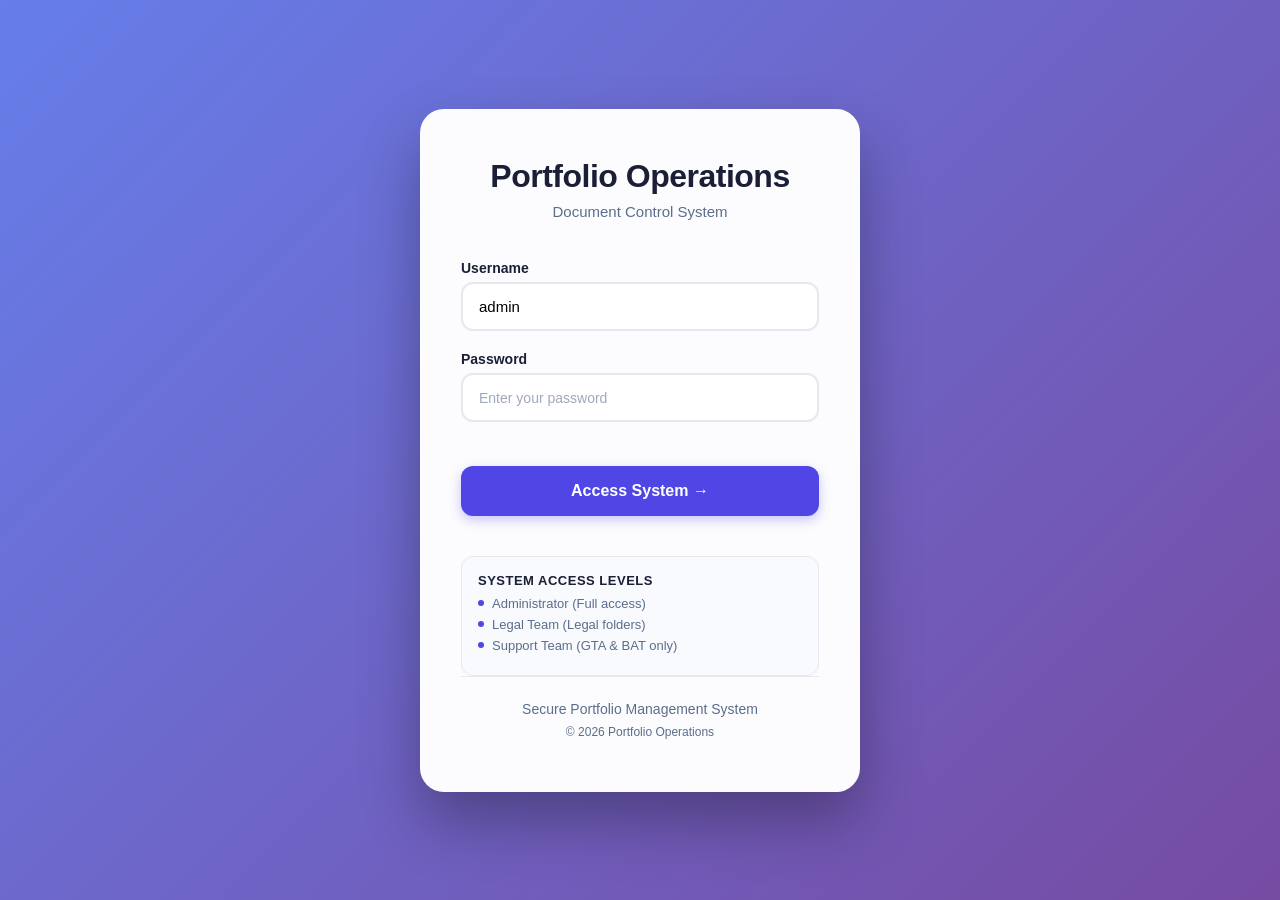
<file: index.html>
<!DOCTYPE html>
<html lang="en">
<head>
    <meta charset="UTF-8">
    <meta name="viewport" content="width=device-width, initial-scale=1.0">
    <title>Portfolio Operations System | Secure Access</title>
    <style>
        * {
            margin: 0;
            padding: 0;
            box-sizing: border-box;
        }
        
        body {
            font-family: 'Inter', -apple-system, BlinkMacSystemFont, 'Segoe UI', Roboto, sans-serif;
            background: linear-gradient(135deg, #667eea 0%, #764ba2 100%);
            min-height: 100vh;
            display: flex;
            align-items: center;
            justify-content: center;
            position: relative;
        }
        
        /* Subtle background image with overlay */
        body::before {
            content: '';
            position: absolute;
            top: 0;
            left: 0;
            right: 0;
            bottom: 0;
            background: url('https://images.unsplash.com/photo-1486406146926-c627a92ad1ab?auto=format&fit=crop&w=1920&q=80') center/cover no-repeat;
            opacity: 0.15;
            pointer-events: none;
        }
        
        .login-container {
            width: 440px;
            background: rgba(255, 255, 255, 0.98);
            backdrop-filter: blur(10px);
            padding: 48px 40px;
            border-radius: 24px;
            box-shadow: 0 30px 60px rgba(0, 0, 0, 0.3);
            position: relative;
            z-index: 10;
            border: 1px solid rgba(255, 255, 255, 0.2);
        }
        
        .login-header {
            text-align: center;
            margin-bottom: 40px;
        }
        
        .login-header h2 {
            color: #1a1f36;
            font-size: 32px;
            font-weight: 700;
            letter-spacing: -0.5px;
            margin-bottom: 8px;
        }
        
        .login-header p {
            color: #5b6e8c;
            font-size: 15px;
            font-weight: 400;
        }
        
        .input-group {
            margin-bottom: 20px;
        }
        
        .input-group label {
            display: block;
            text-align: left;
            color: #1a1f36;
            font-size: 14px;
            font-weight: 600;
            margin-bottom: 6px;
        }
        
        .input-group input {
            width: 100%;
            padding: 14px 16px;
            border: 2px solid #e6e8f0;
            border-radius: 12px;
            font-size: 15px;
            transition: all 0.2s ease;
            background: #ffffff;
        }
        
        .input-group input:focus {
            border-color: #4f46e5;
            outline: none;
            box-shadow: 0 0 0 3px rgba(79, 70, 229, 0.1);
        }
        
        .input-group input::placeholder {
            color: #a0a8bd;
            font-size: 14px;
        }
        
        .login-btn {
            width: 100%;
            padding: 16px;
            background: #4f46e5;
            color: white;
            border: none;
            border-radius: 12px;
            font-size: 16px;
            font-weight: 600;
            cursor: pointer;
            transition: all 0.2s ease;
            margin: 24px 0 20px;
            box-shadow: 0 4px 12px rgba(79, 70, 229, 0.3);
        }
        
        .login-btn:hover {
            background: #4338ca;
            transform: translateY(-2px);
            box-shadow: 0 8px 20px rgba(79, 70, 229, 0.4);
        }
        
        .login-footer {
            text-align: center;
            color: #5b6e8c;
            font-size: 14px;
            padding-top: 20px;
            border-top: 1px solid #e6e8f0;
        }
        
        .login-footer p {
            margin: 4px 0;
        }
        
        .role-hint {
            background: #f8fafd;
            padding: 16px;
            border-radius: 12px;
            margin-top: 20px;
            border: 1px solid #e6e8f0;
        }
        
        .role-hint p {
            color: #1a1f36;
            font-weight: 600;
            margin-bottom: 8px;
            font-size: 13px;
            text-transform: uppercase;
            letter-spacing: 0.5px;
        }
        
        .role-item {
            display: flex;
            align-items: center;
            gap: 8px;
            color: #5b6e8c;
            font-size: 13px;
            margin: 6px 0;
        }
        
        .role-dot {
            width: 6px;
            height: 6px;
            background: #4f46e5;
            border-radius: 50%;
            display: inline-block;
        }
    </style>
</head>
<body>
    <div class="login-container">
        <div class="login-header">
            <h2>Portfolio Operations</h2>
            <p>Document Control System</p>
        </div>
        
        <form id="loginForm" onsubmit="return handleLogin(event)">
            <div class="input-group">
                <label>Username</label>
                <input type="text" id="username" placeholder="Enter your username" value="admin" required>
            </div>
            
            <div class="input-group">
                <label>Password</label>
                <input type="password" id="password" placeholder="Enter your password" required>
            </div>
            
            <button type="submit" class="login-btn">Access System →</button>
        </form>
        
        <div class="role-hint">
            <p>System Access Levels</p>
            <div class="role-item"><span class="role-dot"></span> Administrator (Full access)</div>
            <div class="role-item"><span class="role-dot"></span> Legal Team (Legal folders)</div>
            <div class="role-item"><span class="role-dot"></span> Support Team (GTA & BAT only)</div>
        </div>
        
        <div class="login-footer">
            <p>Secure Portfolio Management System</p>
            <p style="font-size: 12px; margin-top: 8px;">© 2026 Portfolio Operations</p>
        </div>
    </div>

    <script>
        function handleLogin(event) {
            event.preventDefault();
            const username = document.getElementById('username').value;
            const password = document.getElementById('password').value;
            
            if ((username === 'admin' && password === 'admin') ||
                (username === 'legal' && password === 'legal') ||
                (username === 'support' && password === 'support')) {
                window.location.href = 'dashboard.html?user=' + username;
            } else {
                alert('Invalid username or password');
            }
            return false;
        }
    </script>
</body>
</html>
</file>
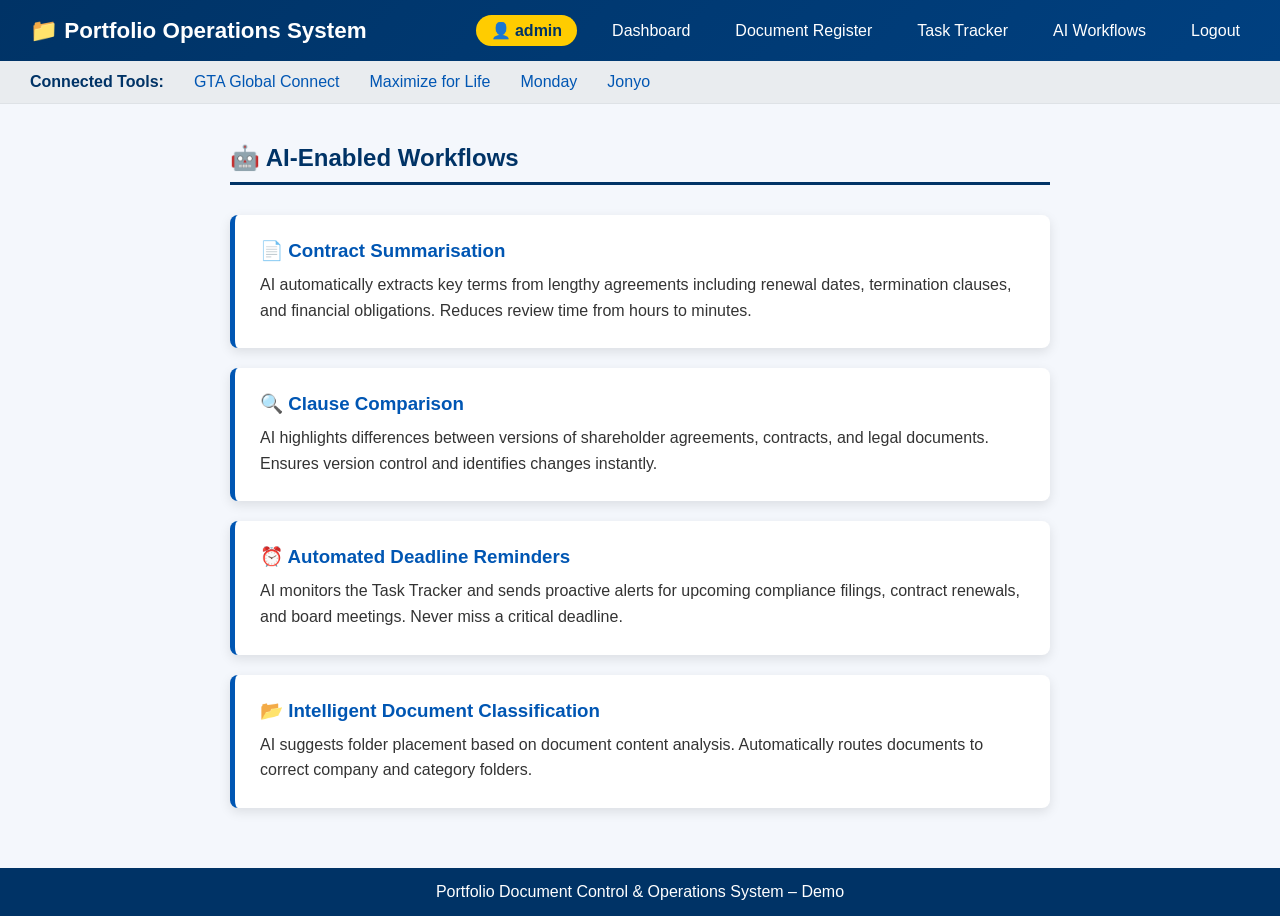
<file: ai-workflow.html>
<!DOCTYPE html>
<html lang="en">
<head>
    <meta charset="UTF-8">
    <meta name="viewport" content="width=device-width, initial-scale=1.0">
    <title>AI Workflows – Portfolio Ops</title>
    <style>
        * {
            margin: 0;
            padding: 0;
            box-sizing: border-box;
        }
        body {
            font-family: 'Segoe UI', Tahoma, Geneva, Verdana, sans-serif;
            background-color: #f4f7fc;
            min-height: 100vh;
            display: flex;
            flex-direction: column;
        }
        .navbar {
            background: linear-gradient(135deg, #003366 0%, #004080 100%);
            color: white;
            padding: 15px 30px;
            display: flex;
            justify-content: space-between;
            align-items: center;
        }
        .navbar-brand {
            font-size: 1.4rem;
            font-weight: bold;
        }
        .navbar-menu {
            display: flex;
            align-items: center;
            gap: 25px;
        }
        .navbar-menu a {
            color: white;
            text-decoration: none;
            padding: 5px 10px;
        }
        .navbar-menu a:hover {
            background-color: rgba(255,255,255,0.1);
            border-radius: 4px;
        }
        .user-info {
            background-color: #ffcc00;
            color: #003366;
            padding: 6px 15px;
            border-radius: 20px;
            font-weight: bold;
        }
        .tools-bar {
            background-color: #e9ecef;
            padding: 12px 30px;
            display: flex;
            gap: 30px;
            border-bottom: 1px solid #dee2e6;
            flex-wrap: wrap;
        }
        .tools-bar span {
            font-weight: bold;
            color: #003366;
        }
        .tools-bar a {
            color: #0056b3;
            text-decoration: none;
        }
        .container {
            padding: 40px;
            max-width: 900px;
            margin: 0 auto;
            flex: 1;
        }
        h2 {
            color: #003366;
            border-bottom: 3px solid #003366;
            padding-bottom: 10px;
            margin-bottom: 30px;
        }
        .ai-card {
            background: white;
            border-radius: 8px;
            padding: 25px;
            margin: 20px 0;
            box-shadow: 0 4px 12px rgba(0,0,0,0.1);
            border-left: 5px solid #0056b3;
        }
        .ai-card h3 {
            color: #0056b3;
            margin-top: 0;
            margin-bottom: 10px;
        }
        .ai-card p {
            line-height: 1.6;
            color: #333;
        }
        .footer {
            background-color: #003366;
            color: white;
            text-align: center;
            padding: 15px;
            margin-top: auto;
        }
    </style>
</head>
<body>
    <div class="navbar">
        <div class="navbar-brand">📁 Portfolio Operations System</div>
        <div class="navbar-menu">
            <span class="user-info" id="userDisplay">👤 </span>
            <a href="dashboard.html">Dashboard</a>
            <a href="register.html">Document Register</a>
            <a href="tracker.html">Task Tracker</a>
            <a href="ai-workflow.html">AI Workflows</a>
            <a href="#" onclick="logout()">Logout</a>
        </div>
    </div>

    <div class="tools-bar">
        <span>Connected Tools:</span>
        <a href="#">GTA Global Connect</a>
        <a href="#">Maximize for Life</a>
        <a href="#">Monday</a>
        <a href="#">Jonyo</a>
    </div>

    <div class="container">
        <h2>🤖 AI‑Enabled Workflows</h2>
        
        <div class="ai-card">
            <h3>📄 Contract Summarisation</h3>
            <p>AI automatically extracts key terms from lengthy agreements including renewal dates, termination clauses, and financial obligations. Reduces review time from hours to minutes.</p>
        </div>

        <div class="ai-card">
            <h3>🔍 Clause Comparison</h3>
            <p>AI highlights differences between versions of shareholder agreements, contracts, and legal documents. Ensures version control and identifies changes instantly.</p>
        </div>

        <div class="ai-card">
            <h3>⏰ Automated Deadline Reminders</h3>
            <p>AI monitors the Task Tracker and sends proactive alerts for upcoming compliance filings, contract renewals, and board meetings. Never miss a critical deadline.</p>
        </div>

        <div class="ai-card">
            <h3>📂 Intelligent Document Classification</h3>
            <p>AI suggests folder placement based on document content analysis. Automatically routes documents to correct company and category folders.</p>
        </div>
    </div>

    <div class="footer">
        Portfolio Document Control & Operations System – Demo
    </div>

    <script>
        const urlParams = new URLSearchParams(window.location.search);
        const username = urlParams.get('user') || 'admin';
        document.getElementById('userDisplay').innerHTML = '👤 ' + username;

        function logout() {
            window.location.href = 'index.html';
        }
    </script>
</body>
</html>
</file>
